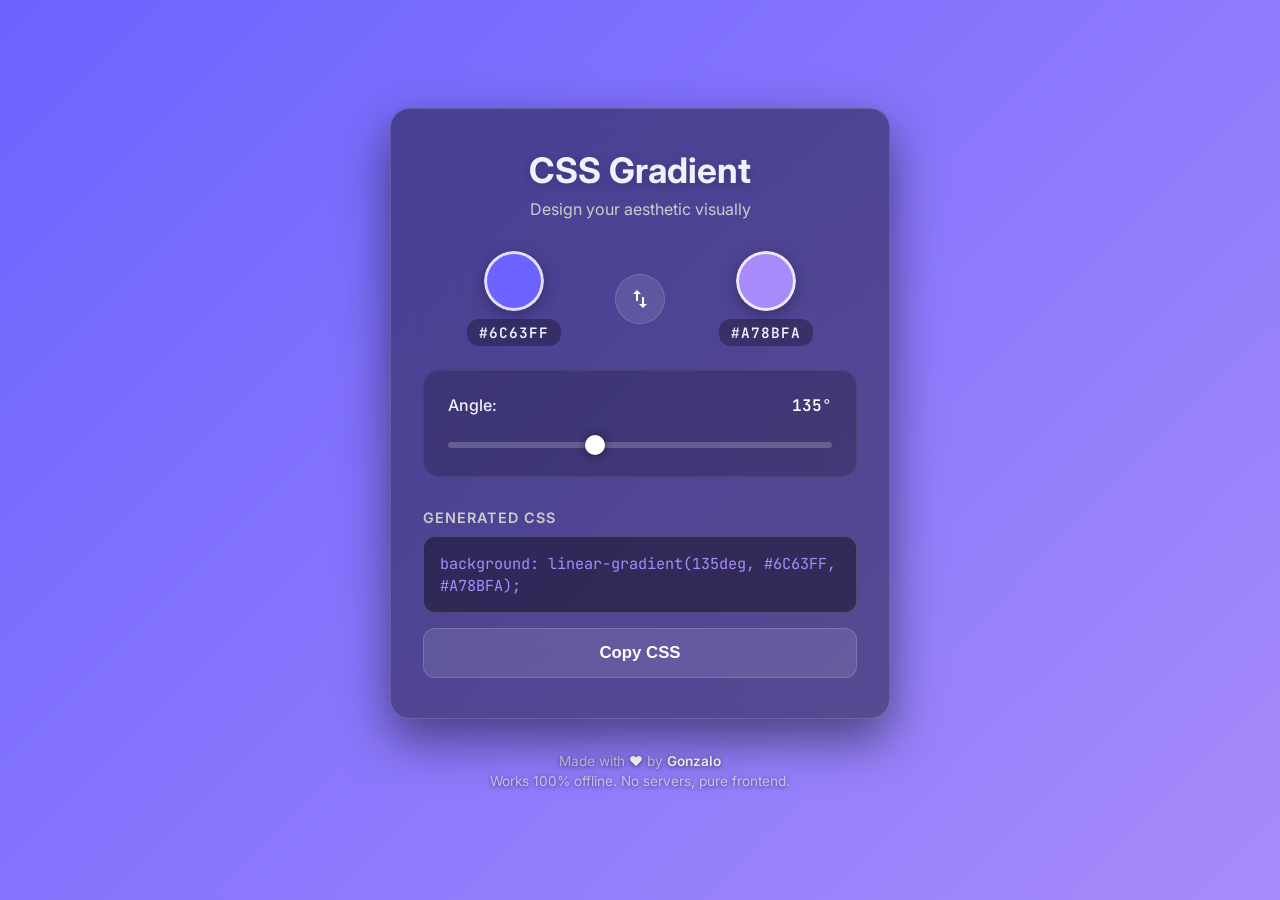
<file: gradient-generator/index.html>
<!DOCTYPE html>
<html lang="en">
<head>
  <meta charset="UTF-8">
  <meta name="viewport" content="width=device-width, initial-scale=1.0">
  <title>CSS Gradient Generator</title>
  <meta name="description" content="Generate beautiful CSS gradients visually and copy the code. Natively offline.">
  <link href="https://fonts.googleapis.com/css2?family=Inter:wght@400;500;600;700&family=JetBrains+Mono:wght@400;500&display=swap" rel="stylesheet">
  <link rel="stylesheet" href="css/style.css">
</head>
<body id="app-body">
  <div class="container">
    <div class="card glass-card">
      <header>
        <h1>CSS Gradient</h1>
        <p>Design your aesthetic visually</p>
      </header>

      <div class="controls">
        <div class="color-controls">
          <div class="color-picker-wrapper" title="Color 1">
            <input type="color" id="color1" value="#6c63ff">
            <div class="color-display" id="display1">#6C63FF</div>
          </div>
          <button id="swap-btn" class="btn icon-btn" title="Swap Colors">
            <svg viewBox="0 0 24 24" width="24" height="24">
              <path d="M16 17.01V10h-2v7.01h-3L15 21l4-3.99h-3zM9 3L5 6.99h3V14h2V6.99h3L9 3z"/>
            </svg>
          </button>
          <div class="color-picker-wrapper" title="Color 2">
            <input type="color" id="color2" value="#a78bfa">
            <div class="color-display" id="display2">#A78BFA</div>
          </div>
        </div>

        <div class="angle-controls">
          <label for="angle-slider">Angle: <span id="angle-value">135°</span></label>
          <input type="range" id="angle-slider" min="0" max="360" value="135">
        </div>
      </div>

      <div class="code-section">
        <p class="subtitle">Generated CSS</p>
        <div class="code-box">
          <code id="css-output">background: linear-gradient(135deg, #6c63ff, #a78bfa);</code>
        </div>
        <button id="copy-btn" class="btn primary-btn">
          Copy CSS
        </button>
      </div>

    </div>
  </div>

  <div id="toast" class="toast hidden">Copied to clipboard!</div>

  <footer>
    Made with <span>♥</span> by <a href="https://linkedin.com/in/gonza" target="_blank">Gonzalo</a><br>
    Works 100% offline. No servers, pure frontend.
  </footer>

  <script src="js/main.js"></script>
</body>
</html>
</file>
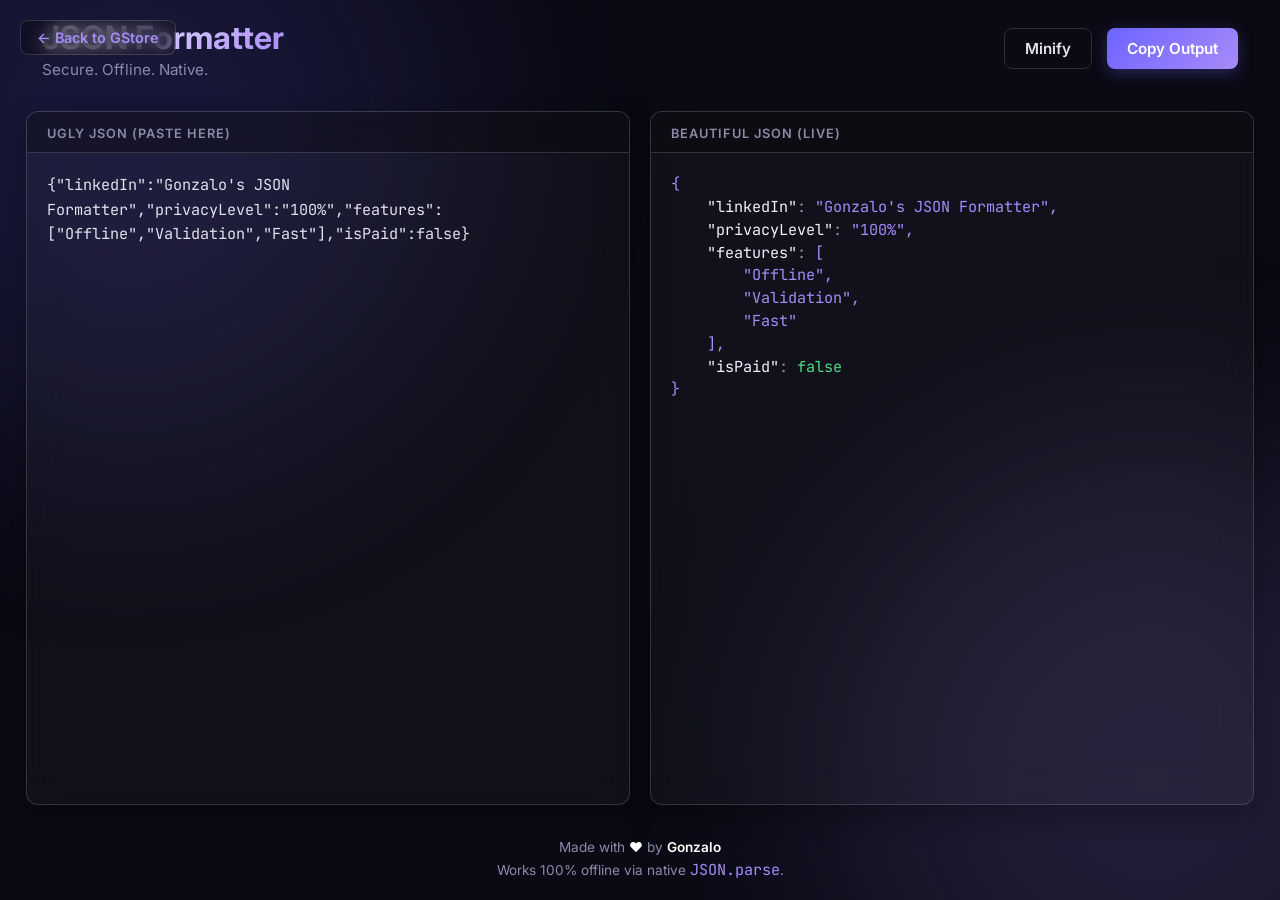
<file: json-formatter/index.html>
<!DOCTYPE html>
<html lang="en">
<head>
  <meta charset="UTF-8">
  <meta name="viewport" content="width=device-width, initial-scale=1.0">
  <title>Private JSON Formatter</title>
  <meta name="description" content="Parse and format private JSON offline. Zero external servers.">
  <link href="https://fonts.googleapis.com/css2?family=Inter:wght@400;500;600;700&family=JetBrains+Mono:wght@400;500&display=swap" rel="stylesheet">
  <link rel="stylesheet" href="css/style.css">
</head>
<body>
  <a href="../index.html" class="back-btn">← Back to GStore</a>

  <header class="app-header">
    <div class="logo">
      <h1>JSON Formatter</h1>
      <p>Secure. Offline. Native.</p>
    </div>
    <div class="header-actions">
      <button id="minify-btn" class="btn outline-btn" title="Minify JSON">
        Minify
      </button>
      <button id="copy-btn" class="btn primary-btn" title="Copy Formatted Output">
        Copy Output
      </button>
    </div>
  </header>

  <div id="error-badge" class="error-badge hidden">
    <!-- Error text goes here -->
  </div>

  <div class="split-layout container">
    <div class="card editor-card">
      <div class="card-header">
        <span class="label">UGLY JSON (PASTE HERE)</span>
      </div>
      <textarea id="json-input" spellcheck="false" placeholder='{ "paste": "your", "json": "here" }'></textarea>
    </div>

    <div class="card preview-card">
      <div class="card-header">
        <span class="label">BEAUTIFUL JSON (LIVE)</span>
      </div>
      <div class="output-container">
        <pre><code id="json-output"></code></pre>
      </div>
    </div>
  </div>

  <div id="toast" class="toast hidden">Copied to clipboard!</div>

  <footer>
    Made with <span>♥</span> by <a href="https://linkedin.com/in/gonza" target="_blank">Gonzalo</a><br>
    Works 100% offline via native <code>JSON.parse</code>.
  </footer>

  <script src="js/main.js"></script>
</body>
</html>
</file>
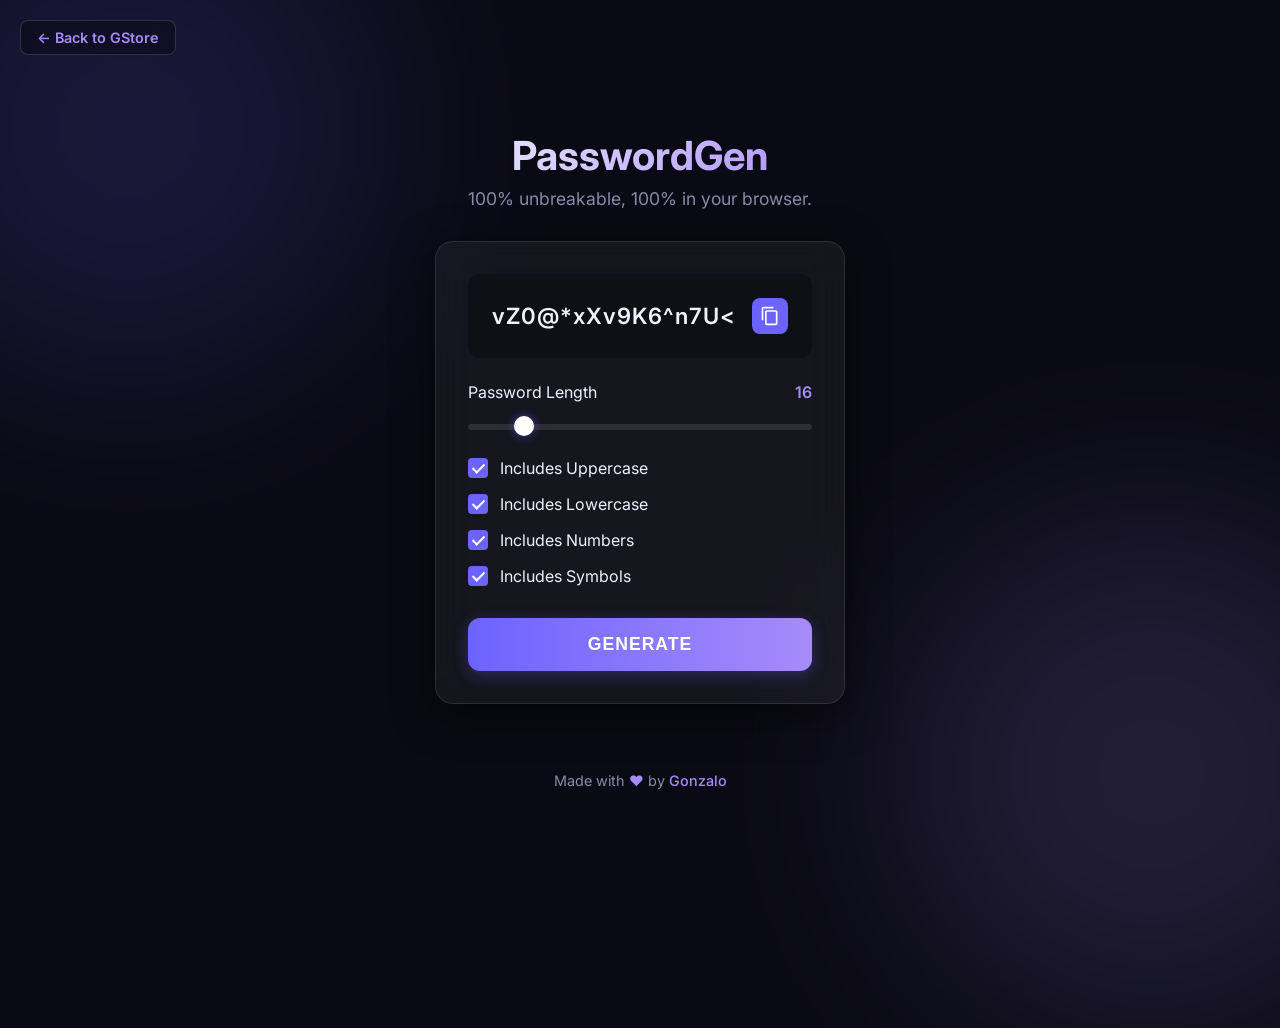
<file: password-generator/index.html>
<!DOCTYPE html>
<html lang="en">
<head>
  <meta charset="UTF-8">
  <meta name="viewport" content="width=device-width, initial-scale=1.0">
  <title>Password Generator — Unbreakable passwords locally</title>
  <meta name="description" content="Generate unbreakable passwords directly in your browser without trusting any server. Fast, free, and secure.">
  <meta property="og:title" content="Secure Password Generator">
  <meta property="og:description" content="Generate unbreakable passwords directly in your browser without trusting any server. Fast, free, and secure.">
  <link href="https://fonts.googleapis.com/css2?family=Inter:wght@400;500;600;700&display=swap" rel="stylesheet">
  <link rel="stylesheet" href="css/style.css">
</head>
<body>
  <a href="../index.html" class="back-btn">← Back to GStore</a>

  <div class="container">
    <header>
      <h1>PasswordGen</h1>
      <p>100% unbreakable, 100% in your browser.</p>
    </header>

    <div class="card">
      <div class="password-display">
        <span id="result">P@ssw0rd!</span>
        <button class="copy-btn" id="copyBtn" title="Copy to clipboard">
          <svg viewBox="0 0 24 24">
            <path d="M16 1H4c-1.1 0-2 .9-2 2v14h2V3h12V1zm3 4H8c-1.1 0-2 .9-2 2v14c0 1.1.9 2 2 2h11c1.1 0 2-.9 2-2V7c0-1.1-.9-2-2-2zm0 16H8V7h11v14z"/>
          </svg>
        </button>
      </div>

      <div class="setting">
        <div class="setting-header">
          <label for="length">Password Length</label>
          <span class="length-val" id="lengthVal">16</span>
        </div>
        <input type="range" id="length" min="8" max="64" value="16">
      </div>

      <div class="options">
        <label class="option">
          <input type="checkbox" id="uppercase" checked> Includes Uppercase
        </label>
        <label class="option">
          <input type="checkbox" id="lowercase" checked> Includes Lowercase
        </label>
        <label class="option">
          <input type="checkbox" id="numbers" checked> Includes Numbers
        </label>
        <label class="option">
          <input type="checkbox" id="symbols" checked> Includes Symbols
        </label>
      </div>

      <button class="generate-btn" id="generateBtn">Generate</button>
    </div>
  </div>

  <footer>
    Made with <span style="color:var(--accent2)">♥</span> by <a href="https://linkedin.com/in/gonza" target="_blank">Gonzalo</a>
  </footer>

  <div class="toast" id="toast">Copied to clipboard!</div>

  <script src="js/main.js"></script>
</body>
</html>
</file>
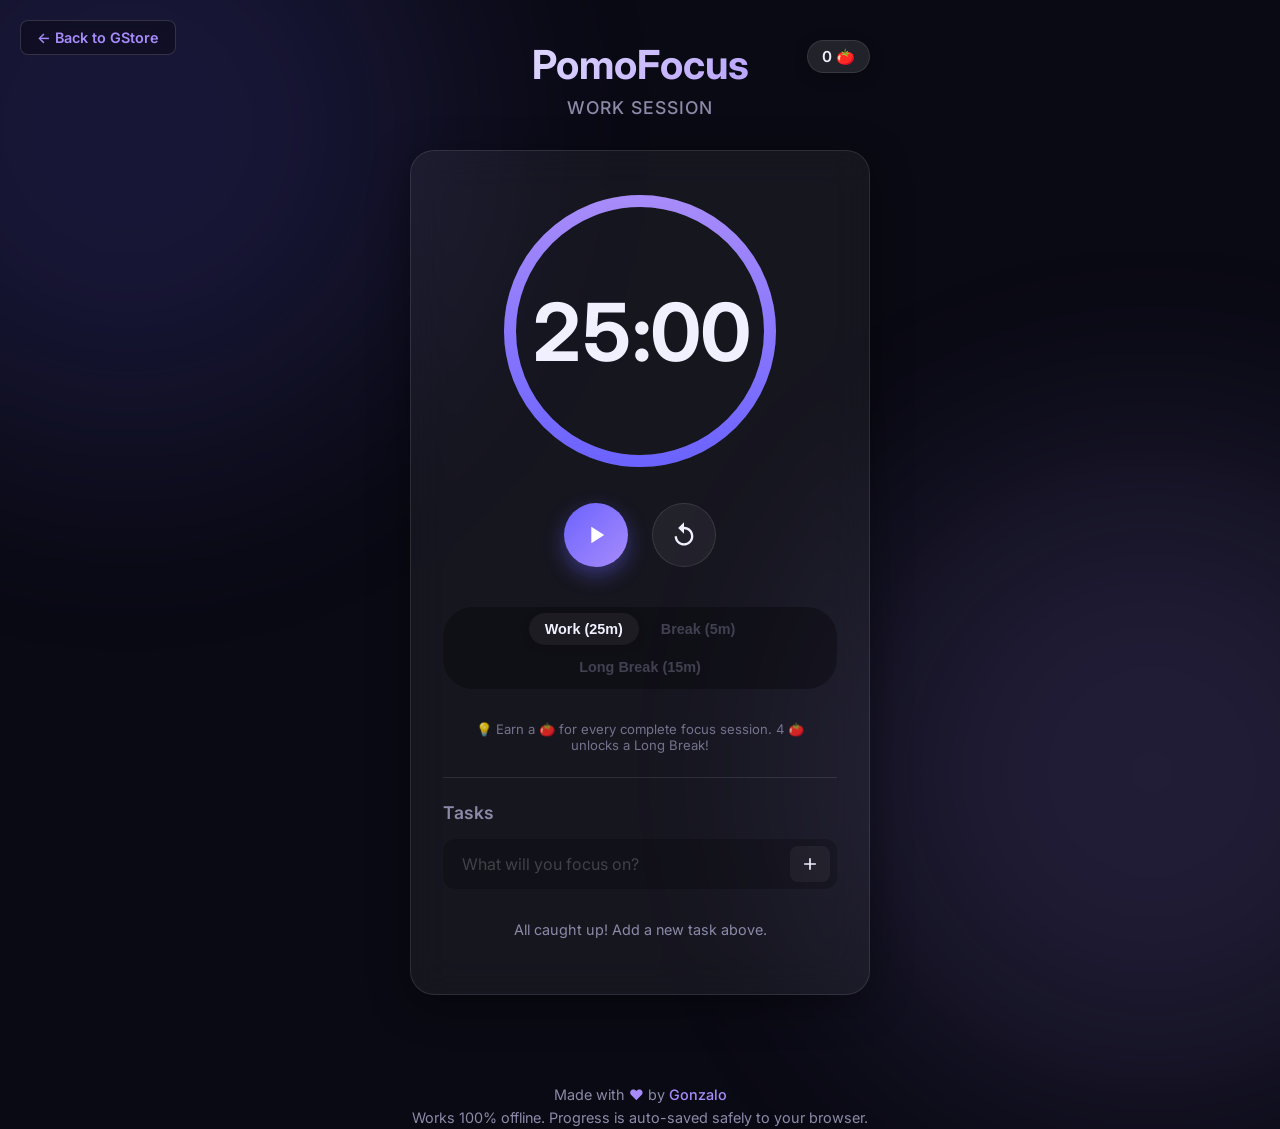
<file: pomodoro-timer/index.html>
<!DOCTYPE html>
<html lang="en">
<head>
  <meta charset="UTF-8">
  <meta name="viewport" content="width=device-width, initial-scale=1.0">
  <title>Pomodoro Focus Timer</title>
  <meta name="description" content="A beautiful, browser-based Pomodoro productivity hub. Timer, Tasks, and Analytics.">
  <meta property="og:title" content="Pomodoro Focus Timer">
  <meta property="og:description" content="A beautiful, browser-based Pomodoro productivity hub. Timer, Tasks, and Analytics.">
  <link href="https://fonts.googleapis.com/css2?family=Inter:wght@400;500;600;700&display=swap" rel="stylesheet">
  <link rel="stylesheet" href="css/style.css">
</head>
<body>
  <a href="../index.html" class="back-btn">← Back to GStore</a>

  <div class="container">
    <header>
      <h1>PomoFocus</h1>
      <p id="mode-text">Work Session</p>
      <div id="session-tracker" class="session-badge" title="Completed Work Sessions Today">
        0 🍅
      </div>
    </header>

    <div class="card">
      <div class="timer-display">
        <svg class="progress-ring" width="280" height="280">
          <circle class="progress-ring__circle-bg" stroke="rgba(255,255,255,0.1)" stroke-width="12" fill="transparent" r="130" cx="140" cy="140"/>
          <circle class="progress-ring__circle" stroke="url(#gradient)" stroke-width="12" fill="transparent" r="130" cx="140" cy="140"/>
          <defs>
            <linearGradient id="gradient" x1="0%" y1="0%" x2="100%" y2="0%">
              <stop offset="0%" stop-color="#6c63ff" />
              <stop offset="100%" stop-color="#a78bfa" />
            </linearGradient>
          </defs>
        </svg>
        <div class="time-text" id="time">25:00</div>
      </div>

      <div class="controls">
        <button class="btn icon-btn" id="start-btn" title="Start">
          <svg viewBox="0 0 24 24"><path d="M8 5v14l11-7z"/></svg>
        </button>
        <button class="btn icon-btn hidden" id="pause-btn" title="Pause">
          <svg viewBox="0 0 24 24"><path d="M6 19h4V5H6v14zm8-14v14h4V5h-4z"/></svg>
        </button>
        <button class="btn icon-btn btn-secondary" id="reset-btn" title="Reset">
          <svg viewBox="0 0 24 24"><path d="M12 5V1L7 6l5 5V7c3.31 0 6 2.69 6 6s-2.69 6-6 6-6-2.69-6-6H4c0 4.42 3.58 8 8 8s8-3.58 8-8-3.58-8-8-8z"/></svg>
        </button>
      </div>

      <div class="mode-toggles">
        <button class="mode-btn active" data-mode="work">Work (25m)</button>
        <button class="mode-btn" data-mode="shortBreak" disabled title="Complete 1 🍅 to unlock">Break (5m)</button>
        <button class="mode-btn" data-mode="longBreak" disabled title="Complete 4 🍅 to unlock">Long Break (15m)</button>
      </div>

      <div class="pomodoro-info">
        💡 Earn a 🍅 for every complete focus session. 4 🍅 unlocks a Long Break!
      </div>
      
      <div class="tasks-section">
        <h3>Tasks</h3>
        <form class="task-input-container" id="task-form">
          <input type="text" id="new-task-input" placeholder="What will you focus on?" required>
          <button type="submit" id="add-task-btn" title="Add task">
            <svg viewBox="0 0 24 24"><path d="M19 13h-6v6h-2v-6H5v-2h6V5h2v6h6v2z"/></svg>
          </button>
        </form>
        <ul id="tasks-list" class="tasks-list">
          <!-- Tasks injected via JS -->
        </ul>
      </div>

    </div>
  </div>

  <footer>
    Made with <span style="color:var(--accent2)">♥</span> by <a href="https://linkedin.com/in/gonza" target="_blank">Gonzalo</a><br>
    Works 100% offline. Progress is auto-saved safely to your browser.
  </footer>

  <script src="js/main.js"></script>
</body>
</html>
</file>
<file: gradient-generator/css/style.css>
:root {
  --bg: #0a0a14;
  --surface: rgba(10, 10, 20, 0.45);
  --border: rgba(255,255,255,0.15);
  --text: #f1f0ff;
  --muted: #8b8aa8;
  --radius: 20px;
}

* {
  box-sizing: border-box;
  margin: 0;
  padding: 0;
}

body {
  font-family: 'Inter', sans-serif;
  color: var(--text);
  min-height: 100vh;
  display: flex;
  flex-direction: column;
  align-items: center;
  justify-content: center;
  /* Default background, replaced by JS */
  background: linear-gradient(135deg, #6c63ff, #a78bfa);
  padding: 20px;
  overflow-x: hidden;
}

.container {
  width: 100%;
  max-width: 500px;
  animation: fadeUp 0.6s ease-out forwards;
}

.glass-card {
  background: var(--surface);
  backdrop-filter: blur(30px);
  -webkit-backdrop-filter: blur(30px);
  border: 1px solid var(--border);
  border-radius: var(--radius);
  padding: 2.5rem 2rem;
  box-shadow: 0 20px 50px rgba(0,0,0,0.5);
  display: flex;
  flex-direction: column;
  gap: 2rem;
}

header {
  text-align: center;
}

h1 {
  font-size: 2.2rem;
  font-weight: 700;
  margin-bottom: 0.5rem;
  text-shadow: 0 2px 10px rgba(0,0,0,0.2);
}

header p {
  color: #ccc;
  font-size: 1rem;
}

.controls {
  display: flex;
  flex-direction: column;
  gap: 1.5rem;
}

.color-controls {
  display: flex;
  align-items: center;
  justify-content: space-between;
  gap: 10px;
}

.color-picker-wrapper {
  position: relative;
  display: flex;
  flex-direction: column;
  align-items: center;
  gap: 8px;
  flex: 1;
}

input[type="color"] {
  -webkit-appearance: none;
  appearance: none;
  border: none;
  width: 60px;
  height: 60px;
  border-radius: 50%;
  cursor: pointer;
  padding: 0;
  background: transparent;
  box-shadow: 0 4px 15px rgba(0,0,0,0.3);
  transition: transform 0.2s;
}

input[type="color"]::-webkit-color-swatch-wrapper {
  padding: 0;
}
input[type="color"]::-webkit-color-swatch {
  border: 3px solid rgba(255,255,255,0.8);
  border-radius: 50%;
}
input[type="color"]:hover {
  transform: scale(1.05);
}

.color-display {
  font-family: 'JetBrains Mono', monospace;
  font-size: 0.9rem;
  font-weight: 600;
  background: rgba(0,0,0,0.3);
  padding: 4px 12px;
  border-radius: 12px;
  letter-spacing: 1px;
}

.icon-btn {
  background: rgba(255,255,255,0.1);
  border: 1px solid var(--border);
  border-radius: 50%;
  width: 50px;
  height: 50px;
  display: flex;
  justify-content: center;
  align-items: center;
  cursor: pointer;
  color: white;
  transition: all 0.3s;
  flex-shrink: 0;
}

.icon-btn:hover {
  background: rgba(255,255,255,0.2);
  transform: rotate(180deg);
}

.icon-btn svg {
  fill: currentColor;
}

.angle-controls {
  background: rgba(0,0,0,0.2);
  padding: 1.5rem;
  border-radius: 16px;
  border: 1px solid rgba(255,255,255,0.05);
}

.angle-controls label {
  display: flex;
  justify-content: space-between;
  font-weight: 500;
  margin-bottom: 1rem;
}

#angle-value {
  font-family: 'JetBrains Mono', monospace;
  color: #fff;
  font-weight: 600;
}

input[type="range"] {
  -webkit-appearance: none;
  appearance: none;
  width: 100%;
  height: 6px;
  background: rgba(255,255,255,0.2);
  border-radius: 5px;
  outline: none;
}

input[type="range"]::-webkit-slider-thumb {
  -webkit-appearance: none;
  appearance: none;
  width: 20px;
  height: 20px;
  border-radius: 50%;
  background: #fff;
  cursor: pointer;
  box-shadow: 0 0 10px rgba(0,0,0,0.5);
  transition: transform 0.1s;
}

input[type="range"]::-webkit-slider-thumb:hover {
  transform: scale(1.2);
}

.code-section {
  display: flex;
  flex-direction: column;
  gap: 10px;
}

.subtitle {
  font-size: 0.9rem;
  font-weight: 600;
  text-transform: uppercase;
  color: #ccc;
  letter-spacing: 1px;
}

.code-box {
  background: rgba(0, 0, 0, 0.4);
  padding: 1rem;
  border-radius: 12px;
  border: 1px solid var(--border);
  cursor: text;
  word-break: break-all;
}

#css-output {
  font-family: 'JetBrains Mono', monospace;
  font-size: 0.95rem;
  color: #a78bfa;
  line-height: 1.4;
}

.primary-btn {
  background: rgba(255,255,255,0.1);
  border: 1px solid var(--border);
  color: white;
  padding: 14px 24px;
  border-radius: 12px;
  font-size: 1.05rem;
  font-weight: 600;
  cursor: pointer;
  transition: background 0.2s, transform 0.1s;
  margin-top: 5px;
}

.primary-btn:hover {
  background: rgba(255,255,255,0.2);
}
.primary-btn:active {
  transform: scale(0.98);
}

.toast {
  position: fixed;
  bottom: 30px;
  left: 50%;
  transform: translateX(-50%) translateY(100px);
  background: #fff;
  color: #000;
  padding: 12px 24px;
  border-radius: 30px;
  font-weight: 600;
  box-shadow: 0 10px 30px rgba(0,0,0,0.5);
  transition: transform 0.4s cubic-bezier(0.175, 0.885, 0.32, 1.275);
  z-index: 100;
}

.toast.show {
  transform: translateX(-50%) translateY(0);
}

.hidden {
  display: none !important;
}

footer {
  margin-top: 2rem;
  text-align: center;
  color: rgba(255,255,255,0.6);
  font-size: 0.85rem;
  line-height: 1.5;
  text-shadow: 0 1px 4px rgba(0,0,0,0.5);
}
footer a, footer span {
  color: #fff;
  text-decoration: none;
  font-weight: 600;
}

@keyframes fadeUp {
  from { opacity: 0; transform: translateY(20px); }
  to { opacity: 1; transform: translateY(0); }
}


/* Global Back Button */
.back-btn {
  position: absolute;
  top: 20px;
  left: 20px;
  text-decoration: none;
  font-weight: 600;
  color: #a78bfa;
  padding: 8px 16px;
  border: 1px solid rgba(255,255,255,0.15);
  border-radius: 8px;
  background: rgba(0,0,0,0.3);
  backdrop-filter: blur(10px);
  -webkit-backdrop-filter: blur(10px);
  transition: all 0.3s ease;
  z-index: 1000;
  font-family: 'Inter', sans-serif;
  font-size: 0.9rem;
}
.back-btn:hover {
  background: rgba(167, 139, 250, 0.15);
  transform: translateY(-2px);
}
</file>
<file: json-formatter/css/style.css>
:root {
  --bg: #0a0a14;
  --surface: rgba(255,255,255,0.03);
  --border: rgba(255,255,255,0.15);
  --accent: #6c63ff;
  --accent2: #a78bfa;
  --error: #ff4757;
  --text: #e2e1ec;
  --muted: #8b8aa8;
  --radius: 12px;
}

* {
  box-sizing: border-box;
  margin: 0;
  padding: 0;
}

body {
  font-family: 'Inter', sans-serif;
  background-color: var(--bg);
  color: var(--text);
  min-height: 100vh;
  display: flex;
  flex-direction: column;
  align-items: center;
  padding: 2vh 2vw;
  overflow-x: hidden;
}

/* Ambient glow */
body::before, body::after {
  content: '';
  position: fixed;
  width: 50vw;
  height: 50vw;
  border-radius: 50%;
  filter: blur(120px);
  z-index: -1;
  opacity: 0.15;
}

body::before {
  background: var(--accent);
  top: -15vw;
  left: -15vw;
}

body::after {
  background: var(--accent2);
  bottom: -15vw;
  right: -15vw;
}

/* Header */
.app-header {
  width: 100%;
  max-width: 1400px;
  display: flex;
  justify-content: space-between;
  align-items: center;
  margin-bottom: 2rem;
  padding: 0 1rem;
  animation: fadeDown 0.6s ease-out forwards;
}

.logo h1 {
  font-size: 2rem;
  font-weight: 700;
  background: linear-gradient(135deg, #fff, var(--accent2));
  background-clip: text;
  -webkit-background-clip: text;
  -webkit-text-fill-color: transparent;
  margin-bottom: 0.2rem;
}

.logo p {
  color: var(--muted);
  font-size: 0.95rem;
}

.header-actions {
  display: flex;
  gap: 15px;
}

/* Buttons */
.btn {
  padding: 10px 20px;
  border-radius: 8px;
  font-weight: 600;
  font-size: 0.95rem;
  cursor: pointer;
  transition: all 0.3s ease;
  font-family: inherit;
}

.outline-btn {
  background: transparent;
  border: 1px solid var(--border);
  color: var(--text);
}
.outline-btn:hover {
  background: rgba(255,255,255,0.05);
  border-color: var(--accent2);
}

.primary-btn {
  background: linear-gradient(135deg, var(--accent), var(--accent2));
  border: none;
  color: white;
  box-shadow: 0 4px 15px rgba(108, 99, 255, 0.3);
}
.primary-btn:hover {
  filter: brightness(1.1);
  transform: translateY(-2px);
  box-shadow: 0 6px 20px rgba(108, 99, 255, 0.4);
}
.primary-btn:active {
  transform: translateY(0);
}

/* Layout */
.container {
  width: 100%;
  max-width: 1400px;
  display: grid;
  grid-template-columns: 1fr 1fr;
  gap: 20px;
  flex: 1;
  animation: fadeUp 0.8s ease-out forwards;
}

@media (max-width: 900px) {
  .container {
    grid-template-columns: 1fr;
    grid-template-rows: 50vh 50vh;
  }
}

.card {
  background: var(--surface);
  backdrop-filter: blur(20px);
  -webkit-backdrop-filter: blur(20px);
  border: 1px solid var(--border);
  border-radius: var(--radius);
  box-shadow: 0 10px 30px rgba(0,0,0,0.3);
  display: flex;
  flex-direction: column;
  overflow: hidden;
}

.card-header {
  background: rgba(0,0,0,0.3);
  padding: 10px 20px;
  border-bottom: 1px solid var(--border);
}

.label {
  font-size: 0.8rem;
  font-weight: 600;
  color: var(--muted);
  letter-spacing: 1px;
}

/* Inputs / Outputs */
textarea {
  flex: 1;
  background: transparent;
  border: none;
  color: var(--text);
  font-family: 'JetBrains Mono', monospace;
  font-size: 0.95rem;
  line-height: 1.6;
  padding: 20px;
  resize: none;
  outline: none;
  white-space: pre-wrap;
  tab-size: 4;
}

textarea::-webkit-scrollbar {
  width: 8px;
}
textarea::-webkit-scrollbar-thumb {
  background: rgba(255,255,255,0.1);
  border-radius: 4px;
}

.preview-card {
  height: 100%;
  display: flex;
  flex-direction: column;
}

.output-container {
  flex: 1;
  padding: 20px;
  overflow-y: auto;
}

.output-container::-webkit-scrollbar {
  width: 8px;
}
.output-container::-webkit-scrollbar-thumb {
  background: rgba(255,255,255,0.1);
  border-radius: 4px;
}

code {
  font-family: 'JetBrains Mono', monospace;
  font-size: 0.95rem;
  color: #a78bfa;
  line-height: 1.5;
  white-space: pre;
}

/* Error Badge */
.error-badge {
  background: rgba(255, 71, 87, 0.2);
  border: 1px solid var(--error);
  color: #ff6b81;
  width: 100%;
  max-width: 1400px;
  padding: 12px 20px;
  border-radius: 8px;
  margin-bottom: 1rem;
  font-family: 'JetBrains Mono', monospace;
  font-size: 0.9rem;
  font-weight: 500;
  display: flex;
  align-items: center;
  gap: 10px;
  transition: all 0.3s;
}

.error-badge::before {
  content: '⚠️';
}

.hidden {
  display: none !important;
}

/* Toast */
.toast {
  position: fixed;
  bottom: 20px;
  left: 50%;
  transform: translateX(-50%) translateY(100px);
  background: #fff;
  color: #000;
  padding: 12px 24px;
  border-radius: 30px;
  font-weight: 600;
  box-shadow: 0 10px 30px rgba(0,0,0,0.5);
  transition: transform 0.4s cubic-bezier(0.175, 0.885, 0.32, 1.275);
  z-index: 100;
}

.toast.show {
  transform: translateX(-50%) translateY(0);
}

footer {
  margin-top: 2rem;
  text-align: center;
  color: var(--muted);
  font-size: 0.85rem;
  line-height: 1.6;
}
footer a, footer span {
  color: #fff;
  text-decoration: none;
  font-weight: 600;
}

@keyframes fadeUp {
  from { opacity: 0; transform: translateY(20px); }
  to { opacity: 1; transform: translateY(0); }
}

@keyframes fadeDown {
  from { opacity: 0; transform: translateY(-20px); }
  to { opacity: 1; transform: translateY(0); }
}


/* Global Back Button */
.back-btn {
  position: absolute;
  top: 20px;
  left: 20px;
  text-decoration: none;
  font-weight: 600;
  color: #a78bfa;
  padding: 8px 16px;
  border: 1px solid rgba(255,255,255,0.15);
  border-radius: 8px;
  background: rgba(0,0,0,0.3);
  backdrop-filter: blur(10px);
  -webkit-backdrop-filter: blur(10px);
  transition: all 0.3s ease;
  z-index: 1000;
  font-family: 'Inter', sans-serif;
  font-size: 0.9rem;
}
.back-btn:hover {
  background: rgba(167, 139, 250, 0.15);
  transform: translateY(-2px);
}
</file>
<file: password-generator/css/style.css>
:root {
  --bg: #0a0a14;
  --surface: rgba(255,255,255,0.05);
  --border: rgba(255,255,255,0.10);
  --accent: #6c63ff;
  --accent2: #a78bfa;
  --text: #f1f0ff;
  --muted: #8b8aa8;
  --radius: 18px;
}

* {
  box-sizing: border-box;
  margin: 0;
  padding: 0;
}

body {
  font-family: 'Inter', sans-serif;
  background-color: var(--bg);
  color: var(--text);
  display: flex;
  flex-direction: column;
  align-items: center;
  justify-content: center;
  min-height: 100vh;
  overflow-x: hidden;
}

/* Ambient background blur circles */
body::before, body::after {
  content: '';
  position: absolute;
  width: 40vw;
  height: 40vw;
  border-radius: 50%;
  filter: blur(100px);
  z-index: -1;
  opacity: 0.15;
}

body::before {
  background: var(--accent);
  top: -10vw;
  left: -10vw;
}

body::after {
  background: var(--accent2);
  bottom: -10vw;
  right: -10vw;
}

.container {
  width: 100%;
  max-width: 450px;
  padding: 20px;
  animation: fadeUp 0.8s ease-out forwards;
}

header {
  text-align: center;
  margin-bottom: 2rem;
}

h1 {
  font-size: 2.5rem;
  font-weight: 700;
  background: linear-gradient(135deg, var(--text), var(--accent2));
  background-clip: text;
  -webkit-background-clip: text;
  -webkit-text-fill-color: transparent;
  margin-bottom: 0.5rem;
}

header p {
  color: var(--muted);
  font-size: 1.1rem;
}

.card {
  background: var(--surface);
  backdrop-filter: blur(20px);
  -webkit-backdrop-filter: blur(20px);
  border: 1px solid var(--border);
  border-radius: var(--radius);
  padding: 2rem;
  box-shadow: 0 10px 40px rgba(0,0,0,0.5);
}

.password-display {
  background: rgba(0,0,0,0.3);
  border-radius: calc(var(--radius) - 6px);
  padding: 1.5rem;
  display: flex;
  align-items: center;
  justify-content: space-between;
  margin-bottom: 1.5rem;
  position: relative;
}

.password-display span {
  font-size: 1.4rem;
  font-weight: 600;
  letter-spacing: 1px;
  word-break: break-all;
  color: var(--text);
}

.copy-btn {
  background: var(--accent);
  color: white;
  border: none;
  border-radius: 8px;
  padding: 8px;
  cursor: pointer;
  display: flex;
  align-items: center;
  justify-content: center;
  transition: background 0.2s, transform 0.1s;
}

.copy-btn:hover {
  background: var(--accent2);
}

.copy-btn:active {
  transform: scale(0.95);
}

.copy-btn svg {
  width: 20px;
  height: 20px;
  fill: currentColor;
}

.setting {
  margin-bottom: 1.5rem;
}

.setting-header {
  display: flex;
  justify-content: space-between;
  margin-bottom: 0.8rem;
}

.length-val {
  color: var(--accent2);
  font-weight: 600;
}

/* Slider styling */
input[type=range] {
  appearance: none;
  -webkit-appearance: none;
  width: 100%;
  background: transparent;
}

input[type=range]::-webkit-slider-thumb {
  -webkit-appearance: none;
  height: 20px;
  width: 20px;
  border-radius: 50%;
  background: #fff;
  cursor: pointer;
  margin-top: -8px;
  box-shadow: 0 0 10px rgba(108, 99, 255, 0.5);
}

input[type=range]::-webkit-slider-runnable-track {
  width: 100%;
  height: 6px;
  cursor: pointer;
  background: var(--border);
  border-radius: 3px;
}

/* Checkbox list */
.options {
  display: flex;
  flex-direction: column;
  gap: 1rem;
  margin-bottom: 2rem;
}

.option {
  display: flex;
  align-items: center;
  cursor: pointer;
  font-size: 1rem;
  user-select: none;
}

.option input[type="checkbox"] {
  appearance: none;
  width: 20px;
  height: 20px;
  border: 2px solid var(--muted);
  border-radius: 4px;
  margin-right: 12px;
  position: relative;
  cursor: pointer;
  transition: all 0.2s;
}

.option input[type="checkbox"]:checked {
  background-color: var(--accent);
  border-color: var(--accent);
}

.option input[type="checkbox"]:checked::after {
  content: '';
  position: absolute;
  left: 5px;
  top: 1px;
  width: 5px;
  height: 10px;
  border: solid white;
  border-width: 0 2px 2px 0;
  transform: rotate(45deg);
}

.generate-btn {
  width: 100%;
  padding: 1rem;
  border: none;
  border-radius: calc(var(--radius) - 6px);
  background: linear-gradient(90deg, var(--accent), var(--accent2));
  color: white;
  font-size: 1.1rem;
  font-weight: 600;
  text-transform: uppercase;
  letter-spacing: 1px;
  cursor: pointer;
  transition: transform 0.2s, box-shadow 0.2s;
  box-shadow: 0 4px 15px rgba(108, 99, 255, 0.3);
}

.generate-btn:hover {
  transform: translateY(-2px);
  box-shadow: 0 6px 20px rgba(108, 99, 255, 0.5);
}

.generate-btn:active {
  transform: translateY(0);
}

footer {
  margin-top: 3rem;
  text-align: center;
  color: var(--muted);
  font-size: 0.9rem;
  animation: fadeUp 1s ease-out forwards;
}

footer a {
  color: var(--accent2);
  text-decoration: none;
  font-weight: 500;
}

/* Animations */
@keyframes fadeUp {
  from {
    opacity: 0;
    transform: translateY(20px);
  }
  to {
    opacity: 1;
    transform: translateY(0);
  }
}

.toast {
  position: fixed;
  bottom: 20px;
  left: 50%;
  transform: translateX(-50%) translateY(100px);
  background: var(--surface);
  backdrop-filter: blur(10px);
  -webkit-backdrop-filter: blur(10px);
  border: 1px solid var(--accent);
  color: var(--text);
  padding: 12px 24px;
  border-radius: 30px;
  font-weight: 500;
  opacity: 0;
  transition: all 0.3s cubic-bezier(0.68, -0.55, 0.265, 1.55);
  z-index: 100;
}

.toast.show {
  transform: translateX(-50%) translateY(0);
  opacity: 1;
}


/* Global Back Button */
.back-btn {
  position: absolute;
  top: 20px;
  left: 20px;
  text-decoration: none;
  font-weight: 600;
  color: #a78bfa;
  padding: 8px 16px;
  border: 1px solid rgba(255,255,255,0.15);
  border-radius: 8px;
  background: rgba(0,0,0,0.3);
  backdrop-filter: blur(10px);
  -webkit-backdrop-filter: blur(10px);
  transition: all 0.3s ease;
  z-index: 1000;
  font-family: 'Inter', sans-serif;
  font-size: 0.9rem;
}
.back-btn:hover {
  background: rgba(167, 139, 250, 0.15);
  transform: translateY(-2px);
}
</file>
<file: pomodoro-timer/css/style.css>
:root {
  --bg: #0a0a14;
  --surface: rgba(255,255,255,0.05);
  --border: rgba(255,255,255,0.10);
  --accent: #6c63ff;
  --accent2: #a78bfa;
  --text: #f1f0ff;
  --muted: #8b8aa8;
  --radius: 24px;
}

* {
  box-sizing: border-box;
  margin: 0;
  padding: 0;
}

body {
  font-family: 'Inter', sans-serif;
  background-color: var(--bg);
  color: var(--text);
  display: flex;
  flex-direction: column;
  align-items: center;
  justify-content: center;
  min-height: 100vh;
  overflow-x: hidden;
}

body::before, body::after {
  content: '';
  position: fixed;
  width: 50vw;
  height: 50vw;
  border-radius: 50%;
  filter: blur(120px);
  z-index: -1;
  opacity: 0.15;
  transition: background 1s ease;
}

body::before {
  background: var(--accent);
  top: -15vw;
  left: -15vw;
}

body::after {
  background: var(--accent2);
  bottom: -15vw;
  right: -15vw;
}

body.break-mode::before, body.longBreak-mode::before {
  background: #10b981;
}
body.break-mode::after, body.longBreak-mode::after {
  background: #34d399;
}

.container {
  width: 100%;
  max-width: 500px;
  padding: 40px 20px;
  animation: fadeUp 0.8s ease-out forwards;
}

header {
  text-align: center;
  margin-bottom: 2rem;
  position: relative;
}

h1 {
  font-size: 2.5rem;
  font-weight: 700;
  background: linear-gradient(135deg, var(--text), var(--accent2));
  background-clip: text;
  -webkit-background-clip: text;
  -webkit-text-fill-color: transparent;
  margin-bottom: 0.5rem;
  transition: all 0.5s ease;
}

body.break-mode h1, body.longBreak-mode h1 {
  background: linear-gradient(135deg, var(--text), #34d399);
  background-clip: text;
  -webkit-background-clip: text;
  -webkit-text-fill-color: transparent;
}

header p {
  color: var(--muted);
  font-size: 1.1rem;
  font-weight: 500;
  letter-spacing: 1px;
  text-transform: uppercase;
}

.session-badge {
  position: absolute;
  top: 0;
  right: 0;
  background: rgba(255, 255, 255, 0.1);
  border: 1px solid var(--border);
  border-radius: 20px;
  padding: 6px 14px;
  font-size: 0.95rem;
  font-weight: 600;
  backdrop-filter: blur(10px);
  color: var(--text);
  box-shadow: 0 4px 15px rgba(0,0,0,0.2);
  animation: popIn 0.5s cubic-bezier(0.175, 0.885, 0.32, 1.275);
}

.card {
  background: var(--surface);
  backdrop-filter: blur(20px);
  -webkit-backdrop-filter: blur(20px);
  border: 1px solid var(--border);
  border-radius: var(--radius);
  padding: 2.5rem 2rem;
  box-shadow: 0 10px 40px rgba(0,0,0,0.4);
  display: flex;
  flex-direction: column;
  align-items: center;
}

/* TIMER */
.timer-display {
  position: relative;
  width: 280px;
  height: 280px;
  display: flex;
  justify-content: center;
  align-items: center;
  margin-bottom: 2rem;
  user-select: none;
}

.progress-ring {
  position: absolute;
  top: 0;
  left: 0;
  transform: rotate(-90deg);
}

.progress-ring__circle {
  stroke-dasharray: 816; 
  stroke-dashoffset: 0;
  stroke-linecap: round;
  transition: stroke-dashoffset 1s linear, stroke 0.5s ease;
}

body.break-mode .progress-ring__circle, body.longBreak-mode .progress-ring__circle {
  stroke: #10b981;
}

.time-text {
  font-size: 5rem;
  font-weight: 700;
  color: var(--text);
  font-variant-numeric: tabular-nums;
  letter-spacing: -2px;
}

.controls {
  display: flex;
  gap: 1.5rem;
  margin-bottom: 2.5rem;
}

.btn {
  background: linear-gradient(135deg, var(--accent), var(--accent2));
  border: none;
  border-radius: 50%;
  width: 64px;
  height: 64px;
  display: flex;
  justify-content: center;
  align-items: center;
  cursor: pointer;
  box-shadow: 0 8px 20px rgba(108, 99, 255, 0.4);
  color: white;
  transition: transform 0.2s, box-shadow 0.2s, filter 0.3s;
}

body.break-mode .btn:not(.btn-secondary), body.longBreak-mode .btn:not(.btn-secondary) {
  background: linear-gradient(135deg, #059669, #10b981);
  box-shadow: 0 8px 20px rgba(16, 185, 129, 0.4);
}

.btn:hover {
  transform: translateY(-4px);
  filter: brightness(1.1);
}

.btn:active {
  transform: translateY(0);
}

.btn svg {
  width: 28px;
  height: 28px;
  fill: currentColor;
}

.btn.hidden {
  display: none;
}

.btn-secondary {
  background: var(--surface);
  border: 1px solid var(--border);
  box-shadow: none;
  color: var(--text);
}

.btn-secondary:hover {
  background: rgba(255,255,255,0.1);
}

.mode-toggles {
  display: flex;
  flex-wrap: wrap;
  justify-content: center;
  background: rgba(0,0,0,0.3);
  padding: 6px;
  border-radius: 30px;
  gap: 6px;
  margin-bottom: 2rem;
  width: 100%;
}

.mode-btn {
  background: transparent;
  color: var(--muted);
  border: none;
  padding: 8px 16px;
  border-radius: 20px;
  font-size: 0.9rem;
  font-weight: 600;
  cursor: pointer;
  transition: all 0.3s ease;
}

.mode-btn:hover {
  color: var(--text);
}

.mode-btn.active {
  background: var(--surface);
  color: var(--text);
  box-shadow: 0 2px 8px rgba(0,0,0,0.2);
}

.mode-btn:disabled {
  opacity: 0.4;
  cursor: not-allowed;
  pointer-events: none;
}

.pomodoro-info {
  font-size: 0.82rem;
  color: var(--muted);
  text-align: center;
  margin-bottom: 1.5rem;
  opacity: 0.8;
  padding: 0 10px;
}

/* TASKS SECTION */
.tasks-section {
  width: 100%;
  border-top: 1px solid var(--border);
  padding-top: 1.5rem;
}

.tasks-section h3 {
  font-size: 1.1rem;
  font-weight: 600;
  color: var(--muted);
  margin-bottom: 1rem;
}

.task-input-container {
  display: flex;
  background: rgba(0,0,0,0.2);
  border-radius: 12px;
  padding: 6px;
  border: 1px solid transparent;
  transition: border 0.3s;
}

.task-input-container:focus-within {
  border-color: var(--accent);
}

body.break-mode .task-input-container:focus-within, body.longBreak-mode .task-input-container:focus-within {
  border-color: #34d399;
}

#new-task-input {
  flex: 1;
  background: transparent;
  border: none;
  color: var(--text);
  padding: 8px 12px;
  font-size: 1rem;
  font-family: inherit;
  outline: none;
}

#new-task-input::placeholder {
  color: rgba(255,255,255,0.2);
}

#add-task-btn {
  background: var(--surface);
  border: none;
  color: var(--text);
  border-radius: 8px;
  width: 40px;
  cursor: pointer;
  display: flex;
  justify-content: center;
  align-items: center;
  transition: background 0.2s;
}

#add-task-btn:hover {
  background: rgba(255,255,255,0.15);
}

#add-task-btn svg {
  width: 20px;
  height: 20px;
  fill: currentColor;
}

.tasks-list {
  list-style: none;
  margin-top: 1rem;
  display: flex;
  flex-direction: column;
  gap: 8px;
  max-height: 200px;
  overflow-y: auto;
}

.tasks-list::-webkit-scrollbar {
  width: 6px;
}
.tasks-list::-webkit-scrollbar-thumb {
  background: var(--border);
  border-radius: 6px;
}

.task-item {
  display: flex;
  align-items: center;
  padding: 10px 12px;
  background: rgba(255,255,255,0.02);
  border-radius: 10px;
  border: 1px solid var(--border);
  transition: all 0.3s;
  animation: fadeUp 0.3s ease-out forwards;
}

.task-item.done {
  opacity: 0.6;
}

.task-item.done .task-text {
  text-decoration: line-through;
  color: var(--muted);
}

.task-checkbox {
  appearance: none;
  -webkit-appearance: none;
  width: 22px;
  height: 22px;
  border: 2px solid var(--muted);
  border-radius: 6px;
  margin-right: 12px;
  cursor: pointer;
  position: relative;
  transition: all 0.2s;
  flex-shrink: 0;
}

.task-checkbox:checked {
  background-color: var(--accent);
  border-color: var(--accent);
}

body.break-mode .task-checkbox:checked, body.longBreak-mode .task-checkbox:checked {
  background-color: #10b981;
  border-color: #10b981;
}

.task-checkbox:checked::after {
  content: '';
  position: absolute;
  left: 6px;
  top: 2px;
  width: 5px;
  height: 10px;
  border: solid white;
  border-width: 0 2px 2px 0;
  transform: rotate(45deg);
}

.task-text {
  flex: 1;
  font-size: 1rem;
  color: var(--text);
  word-break: break-word;
  transition: color 0.3s;
}

.btn-delete {
  background: transparent;
  border: none;
  color: rgba(255,255,255,0.3);
  cursor: pointer;
  padding: 4px;
  display: flex;
  justify-content: center;
  align-items: center;
  border-radius: 4px;
  transition: all 0.2s;
}

.btn-delete:hover {
  background: rgba(255,0,0,0.2);
  color: #ef4444;
}
.btn-delete svg {
  width: 18px;
  height: 18px;
  fill: currentColor;
}


footer {
  margin-top: 3rem;
  text-align: center;
  color: var(--muted);
  font-size: 0.9rem;
  animation: fadeUp 1s ease-out forwards;
  line-height: 1.6;
}

footer a {
  color: var(--accent2);
  text-decoration: none;
  font-weight: 500;
}

body.break-mode footer a, body.longBreak-mode footer a {
  color: #34d399;
}

@keyframes fadeUp {
  from { opacity: 0; transform: translateY(10px); }
  to { opacity: 1; transform: translateY(0); }
}

@keyframes popIn {
  0% { transform: scale(0.8); opacity: 0; }
  100% { transform: scale(1); opacity: 1; }
}


/* Global Back Button */
.back-btn {
  position: absolute;
  top: 20px;
  left: 20px;
  text-decoration: none;
  font-weight: 600;
  color: #a78bfa;
  padding: 8px 16px;
  border: 1px solid rgba(255,255,255,0.15);
  border-radius: 8px;
  background: rgba(0,0,0,0.3);
  backdrop-filter: blur(10px);
  -webkit-backdrop-filter: blur(10px);
  transition: all 0.3s ease;
  z-index: 1000;
  font-family: 'Inter', sans-serif;
  font-size: 0.9rem;
}
.back-btn:hover {
  background: rgba(167, 139, 250, 0.15);
  transform: translateY(-2px);
}
</file>
